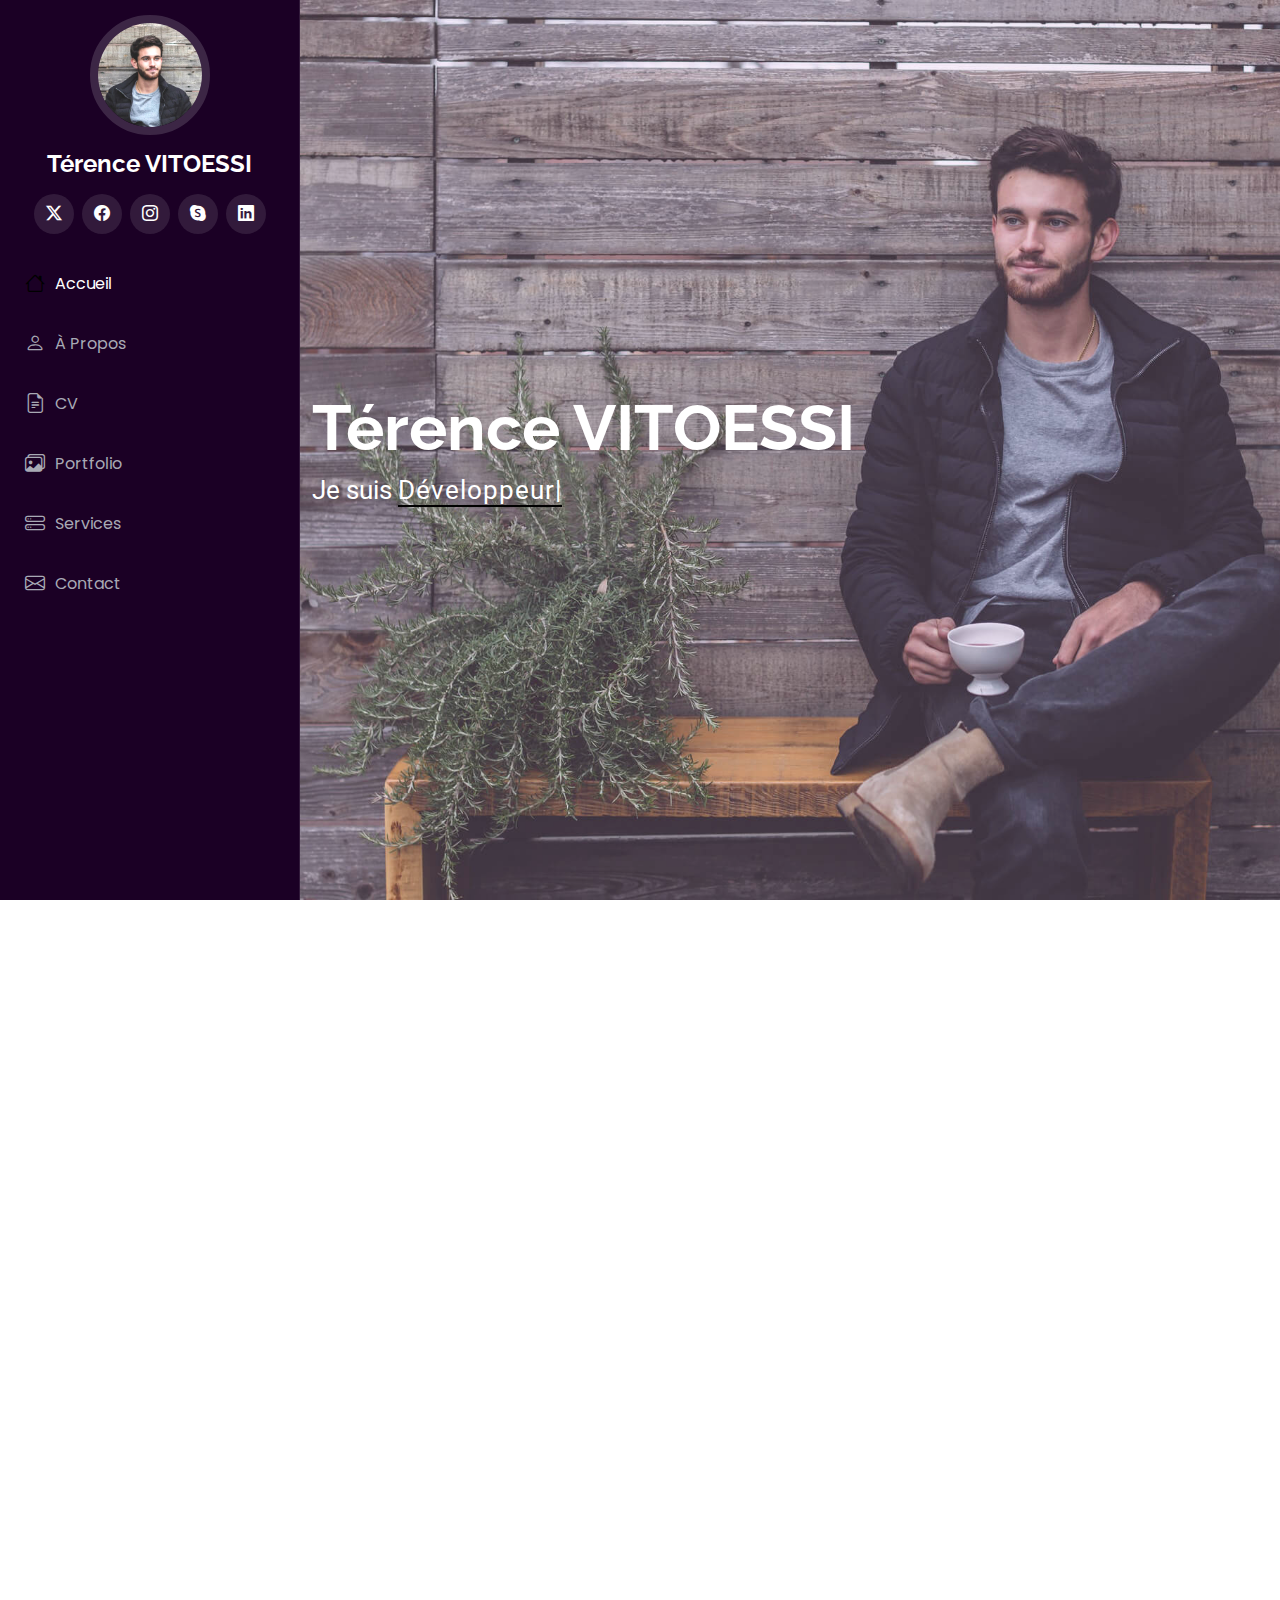
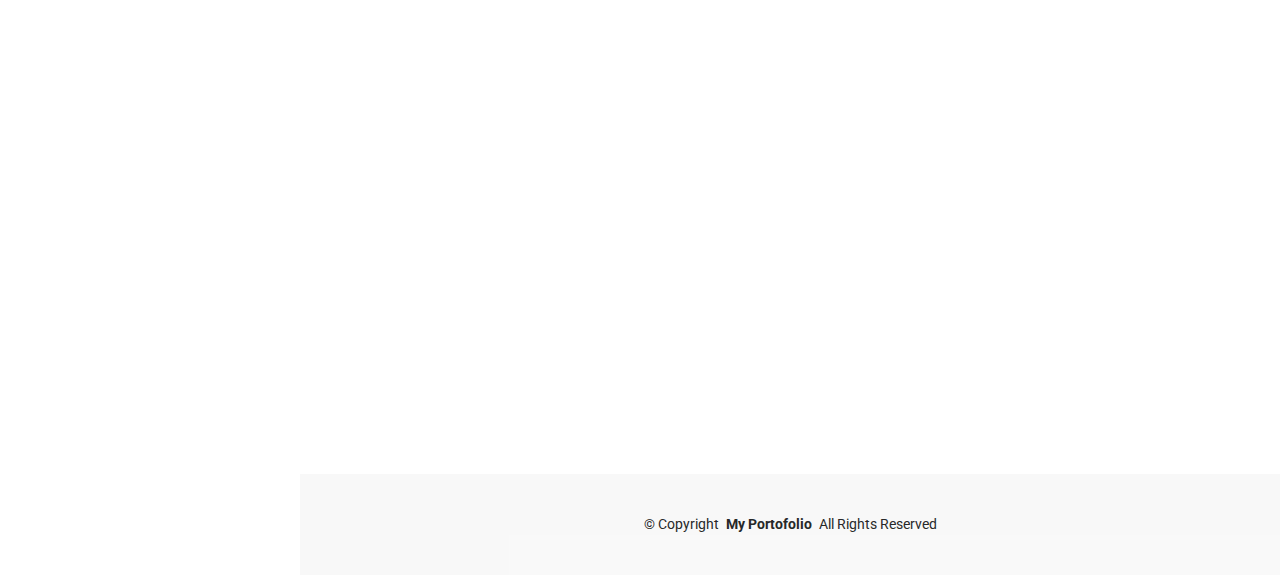
<file: index.html>
<!DOCTYPE html>
<html lang="en">

<head>
  <meta charset="utf-8">
  <meta content="width=device-width, initial-scale=1.0" name="viewport">
  <title>Portofolio Austin</title>
  <meta content="Austin" name="description">
  <meta content="Austin" name="keywords">

  <!-- Favicons -->
  <!-- <link href="assets/img/favicon.png" rel="icon"> -->
  <link href="assets/img/apple-touch-icon.png" rel="apple-touch-icon">

  <!-- Fonts -->
  <link href="https://fonts.googleapis.com" rel="preconnect">
  <link href="https://fonts.gstatic.com" rel="preconnect" crossorigin>
  <link
    href="https://fonts.googleapis.com/css2?family=Roboto:ital,wght@0,100;0,300;0,400;0,500;0,700;0,900;1,100;1,300;1,400;1,500;1,700;1,900&family=Poppins:ital,wght@0,100;0,200;0,300;0,400;0,500;0,600;0,700;0,800;0,900;1,100;1,200;1,300;1,400;1,500;1,600;1,700;1,800;1,900&family=Raleway:ital,wght@0,100;0,200;0,300;0,400;0,500;0,600;0,700;0,800;0,900;1,100;1,200;1,300;1,400;1,500;1,600;1,700;1,800;1,900&display=swap"
    rel="stylesheet">

  <!-- Vendor CSS Files -->
  <link href="assets/vendor/bootstrap/css/bootstrap.min.css" rel="stylesheet">
  <link href="assets/vendor/bootstrap-icons/bootstrap-icons.css" rel="stylesheet">
  <link href="assets/vendor/aos/aos.css" rel="stylesheet">
  <link href="assets/vendor/glightbox/css/glightbox.min.css" rel="stylesheet">
  <link href="assets/vendor/swiper/swiper-bundle.min.css" rel="stylesheet">

  <!-- Main CSS File -->
  <link href="assets/css/main.css" rel="stylesheet">

</head>

<body class="index-page">

  <header id="header" class="header d-flex flex-column">
    <i class="header-toggle d-xl-none bi bi-list"></i>

    <div class="profile-img">
      <img src="assets/img/my-profile-img.jpg" alt="" class="img-fluid rounded-circle">
    </div>

    <a href="index.html" class="logo d-flex align-items-center justify-content-center">
      <!-- Décommente la ligne ci-dessous si tu souhaites également utiliser un logo image -->
      <!-- <img src="assets/img/logo.png" alt=""> -->
      <h1 class="sitename">Térence VITOESSI</h1>
    </a>

    <div class="social-links text-center">
      <a href="#" class="twitter"><i class="bi bi-twitter-x"></i></a>
      <a href="#" class="facebook"><i class="bi bi-facebook"></i></a>
      <a href="#" class="instagram"><i class="bi bi-instagram"></i></a>
      <a href="#" class="google-plus"><i class="bi bi-skype"></i></a>
      <a href="#" class="linkedin"><i class="bi bi-linkedin"></i></a>
    </div>

    <nav id="navmenu" class="navmenu">
      <ul>
        <li><a href="#hero" class="active"><i class="bi bi-house navicon"></i>Accueil</a></li>
        <li><a href="#about"><i class="bi bi-person navicon"></i> À Propos</a></li>
        <li><a href="#resume"><i class="bi bi-file-earmark-text navicon"></i> CV</a></li>
        <li><a href="#portfolio"><i class="bi bi-images navicon"></i> Portfolio</a></li>
        <li><a href="#services"><i class="bi bi-hdd-stack navicon"></i> Services</a></li>
        <li><a href="#contact"><i class="bi bi-envelope navicon"></i> Contact</a></li>
      </ul>
    </nav>

  </header>


  <main class="main">

    <!-- Hero Section -->
    <!-- Section Héro -->
    <section id="hero" class="hero section">

      <img src="assets/img/hero-bg.jpg" alt="" data-aos="fade-in" class="">

      <div class="container" data-aos="fade-up" data-aos-delay="100">
        <h2>Térence VITOESSI</h2>
        <p>Je suis <span class="typed" data-typed-items="Développeur, Freelance">Développeur</span><span
            class="typed-cursor typed-cursor--blink" aria-hidden="true"></span><span
            class="typed-cursor typed-cursor--blink" aria-hidden="true"></span></p>
      </div>

    </section><!-- /Section Héro -->


    <!-- About Section -->
    <section id="about" class="about section">

      <!-- Section Title -->
      <div class="container section-title" data-aos="fade-up">
        <h2>À Propos</h2>
        <p>Passionné par les technologies et le développement web, je m'efforce constamment de repousser mes limites
          pour fournir des solutions innovantes et sur mesure. Chaque projet est pour moi une nouvelle opportunité
          d'apprendre et de grandir, tant sur le plan technique que créatif.</p>
      </div><!-- Fin de la section Titre -->

      <div class="container" data-aos="fade-up" data-aos-delay="100">

        <div class="row gy-4 justify-content-center">
          <div class="col-lg-4">
            <img src="assets/img/my-profile-img.jpg" class="img-fluid" alt="">
          </div>
          <div class="col-lg-8 content">
            <h2>Freelance &amp; Développeur Web.</h2>
            <p class="fst-italic py-3">
              Fort d'une expérience dans le développement d'applications web et mobiles, je mets mes compétences au
              service des entreprises et particuliers souhaitant concrétiser leurs projets numériques.
            </p>
            <div class="row">
              <div class="col-lg-6">
                <ul>
                  <li><i class="bi bi-chevron-right"></i> <strong>Date de naissance :</strong> <span>19 Mars 2004</span>
                  </li>
                  <!-- <li><i class="bi bi-chevron-right"></i> <strong>Site Web :</strong> <span>www.example.com</span></li> -->
                  <li><i class="bi bi-chevron-right"></i> <strong>Téléphone :</strong> <span>+229 56762790</span></li>
                  <li><i class="bi bi-chevron-right"></i> <strong>Ville :</strong> <span>Cotonou, Bénin</span></li>
                </ul>
              </div>
              <div class="col-lg-6">
                <ul>
                  <li><i class="bi bi-chevron-right"></i> <strong>Âge :</strong> <span>20 ans</span></li>
                  <!-- <li><i class="bi bi-chevron-right"></i> <strong>Niveau d'études :</strong> <span>Licence</span></li> -->
                  <li><i class="bi bi-chevron-right"></i> <strong>Email :</strong> <span>austinvitoessi@gmail.com</span>
                  </li>
                  <li><i class="bi bi-chevron-right"></i> <strong>Freelance :</strong> <span>Disponible</span></li>
                </ul>
              </div>
            </div>
            <p class="py-3">
              Attentif aux besoins spécifiques de mes clients, je me distingue par ma rigueur et ma capacité à offrir
              des solutions personnalisées. Mon objectif est de transformer des idées en projets réussis, tout en
              assurant une collaboration fluide et professionnelle.
            </p>
          </div>
        </div>

      </div>


    </section><!-- /About Section -->

    <!-- Stats Section -->
    <section id="stats" class="stats section">

      <div class="container" data-aos="fade-up" data-aos-delay="100">

        <div class="row gy-4">

          <div class="col-lg-3 col-md-6">
            <div class="stats-item">
              <i class="bi bi-emoji-smile"></i>
              <span data-purecounter-start="0" data-purecounter-end="5" data-purecounter-duration="1"
                class="purecounter"></span>
              <p><strong>Clients Satisfaits</strong> <span>Des collaborations fructueuses</span></p>
            </div>
          </div><!-- Fin de l'élément Statistique -->

          <div class="col-lg-3 col-md-6">
            <div class="stats-item">
              <i class="bi bi-journal-richtext"></i>
              <span data-purecounter-start="0" data-purecounter-end="3" data-purecounter-duration="1"
                class="purecounter"></span>
              <p><strong>Projets Réalisés</strong> <span>Des solutions sur mesure</span></p>
            </div>
          </div><!-- Fin de l'élément Statistique -->

          <div class="col-lg-3 col-md-6">
            <div class="stats-item">
              <i class="bi bi-headset"></i>
              <span data-purecounter-start="0" data-purecounter-end="5" data-purecounter-duration="1"
                class="purecounter"></span>
              <p><strong>Heures de Support</strong> <span>Un accompagnement dédié</span></p>
            </div>
          </div><!-- Fin de l'élément Statistique -->

          <div class="col-lg-3 col-md-6">
            <div class="stats-item">
              <i class="bi bi-people"></i>
              <span data-purecounter-start="0" data-purecounter-end="2" data-purecounter-duration="1"
                class="purecounter"></span>
              <p><strong>Collaborateurs</strong> <span>Une équipe motivée</span></p>
            </div>
          </div><!-- Fin de l'élément Statistique -->

        </div>

      </div>

    </section><!-- /Section des Statistiques -->


    <!-- Skills Section -->
    <section id="skills" class="skills section">

      <!-- Titre de la section -->
      <div class="container section-title" data-aos="fade-up">
        <h2>Compétences</h2>
        <p>Un aperçu de mes compétences techniques et de mon expertise.</p>
      </div><!-- Fin du titre de la section -->

      <div class="container" data-aos="fade-up" data-aos-delay="100">

        <div class="row skills-content skills-animation">

          <div class="col-lg-6">

            <div class="progress">
              <span class="skill"><span>HTML</span> <i class="val">98%</i></span>
              <div class="progress-bar-wrap">
                <div class="progress-bar" role="progressbar" aria-valuenow="98" aria-valuemin="0" aria-valuemax="100">
                </div>
              </div>
            </div><!-- Fin de l'élément de compétence -->

            <div class="progress">
              <span class="skill"><span>CSS</span> <i class="val">80%</i></span>
              <div class="progress-bar-wrap">
                <div class="progress-bar" role="progressbar" aria-valuenow="80" aria-valuemin="0" aria-valuemax="100">
                </div>
              </div>
            </div><!-- Fin de l'élément de compétence -->

            <div class="progress">
              <span class="skill"><span>Bootstrap</span> <i class="val">60%</i></span>
              <div class="progress-bar-wrap">
                <div class="progress-bar" role="progressbar" aria-valuenow="60" aria-valuemin="0" aria-valuemax="100">
                </div>
              </div>
            </div><!-- Fin de l'élément de compétence -->

          </div>

          <div class="col-lg-6">

            <div class="progress">
              <span class="skill"><span>Laravel</span> <i class="val">75%</i></span>
              <div class="progress-bar-wrap">
                <div class="progress-bar" role="progressbar" aria-valuenow="75" aria-valuemin="0" aria-valuemax="100">
                </div>
              </div>
            </div><!-- Fin de l'élément de compétence -->

            <div class="progress">
              <span class="skill"><span>Jquery</span> <i class="val">70%</i></span>
              <div class="progress-bar-wrap">
                <div class="progress-bar" role="progressbar" aria-valuenow="70" aria-valuemin="0" aria-valuemax="100">
                </div>
              </div>
            </div><!-- Fin de l'élément de compétence -->

            <div class="progress">
              <span class="skill"><span>Ajax</span> <i class="val">75%</i></span>
              <div class="progress-bar-wrap">
                <div class="progress-bar" role="progressbar" aria-valuenow="75" aria-valuemin="0" aria-valuemax="100">
                </div>
              </div>
            </div><!-- Fin de l'élément de compétence -->

          </div>

        </div>

      </div>

    </section><!-- /Section des Compétences -->


    <!-- Section Résumé -->
    <section id="resume" class="resume section">

      <!-- Titre de la section -->
      <div class="container section-title" data-aos="fade-up">
        <h2>Curriculum Vitae</h2>
        <p>Une synthèse de mes expériences et qualifications. Découvrez mon parcours professionnel et académique.</p>
      </div><!-- Fin du titre de la section -->

      <div class="container">

        <div class="row">

          <div class="col-lg-6" data-aos="fade-up" data-aos-delay="100">
            <h3 class="resume-title">Résumé</h3>

            <div class="resume-item pb-0">
              <h4>Térence VITOESSI</h4>
              <p><em>Développeur innovant et axé sur les délais avec plus de 2 ans d'expérience dans le
                  développement de matériel numérique depuis le concept
                  initial jusqu'à la livraison finale.</em></p>
              <ul>
                <li>Calavi, Akassato, Missessinto</li>
                <li>(229) 567-2790</li> 
              </ul>
            </div><!-- Fin de l'élément de résumé -->

            <h3 class="resume-title">Éducation</h3>
            <div class="resume-item">
              <h4>Licence 2 en Développement Web </h4>
              <h5>2023 - 2024</h5>
              <p><em>École Superieur Le Faucon, Calavi, Bénin</em></p>
              <p>Une formation approfondie en développement web, combinant théorie et pratique pour créer
                 des sites web impressionnants.</p>
            </div><!-- Fin de l'élément de résumé -->

            <div class="resume-item">
              <h4>Baccalaureat Série D</h4>
              <h5>2020 - 2021</h5>
              <p><em>Complexe Scolaire La Patience, Missessinto, Bénin</em></p>
              <p>Formation solide , axée sur l'apprentissage des bases de la science et de la littérature.</p>
            </div><!-- Fin de l'élément de résumé -->

          </div>

          <div class="col-lg-6" data-aos="fade-up" data-aos-delay="200">
            <h3 class="resume-title">Expérience Professionnelle</h3>
            <div class="resume-item">
              <h4>Stagiaire en Developpement Web</h4>
              <h5>02/07/2022 au 02/082023</h5>
              <p><em>COSIT-SARL, Akpakpa, Bénin</em></p>
              <ul>
                <li>Developpement de divers sites web.</li>
                <li>Developpement de quelques programmes.</li>
                
              </ul>
            </div><!-- Fin de l'élément de résumé -->

            <div class="resume-item">
              <h4>Stagiaire en Developpement Web</h4>
              <h5>02/07/2023 au 14/082024</h5>
              <p><em>hougnilab, Missessinto, Bénin</em></p>
              <ul>
                <li>Développement d'un programmes de gestion de centre de formation complet</li>
                <li>Développement d'un programmes marketing (présentations et
                  publicités).</li> 
                <li>Conseil auprès du chef projet sur le design graphique le plus approprié.</li> 
              </ul>
            </div><!-- Fin de l'élément de résumé -->

          </div>

        </div>

      </div>

    </section><!-- /Section Résumé -->


    <!-- Portfolio Section -->
    <!-- Section Portfolio -->
    <section id="portfolio" class="portfolio section">

      <!-- Titre de la section -->
      <div class="container section-title" data-aos="fade-up">
        <h2>Mon Portfolio</h2>
        <p>Découvrez une sélection de mes réalisations. Chaque projet représente une étape importante de mon parcours,
          illustrant ma créativité et mon expertise. N'hésitez pas à explorer mes travaux et à me contacter pour plus
          d'informations.</p>
      </div><!-- Fin du titre de la section -->

      <div class="container">

        <div class="isotope-layout" data-default-filter="*" data-layout="masonry" data-sort="original-order">

          <ul class="portfolio-filters isotope-filters" data-aos="fade-up" data-aos-delay="100">
            <!-- <li data-filter="*" class="filter-active">Tous</li>   -->
            <!-- <li data-filter=".filter-app">Application</li>
            <li data-filter=".filter-product">Produit</li>
            <li data-filter=".filter-branding">Branding</li>
            <li data-filter=".filter-books">Livres</li> -->
          </ul><!-- Fin des filtres du portfolio -->

          <div class="row gy-4 isotope-container" data-aos="fade-up" data-aos-delay="200">

            <div class="col-lg-4 col-md-6 portfolio-item isotope-item filter-app">
              <div class="portfolio-content h-100">
                <img src="assets/img/portfolio/app-1.jpg" class="img-fluid" alt="">
                <div class="portfolio-info">
                  <h4>Application 1</h4>
                  <p>Lorem ipsum, dolor sit amet consectetur</p>
                  <a href="assets/img/portfolio/app-1.jpg" title="Application 1" data-gallery="portfolio-gallery-app"
                    class="glightbox preview-link"><i class="bi bi-zoom-in"></i></a>
                  <a href="portfolio-details.html" title="Plus de détails" class="details-link"><i
                      class="bi bi-link-45deg"></i></a>
                </div>
              </div>
            </div><!-- Fin de l'élément du portfolio -->


          </div><!-- Fin du conteneur du portfolio -->

        </div>

      </div>

    </section><!-- /Section Portfolio -->


    <!-- Services Section -->
    <section id="services" class="services section">

      <!-- Section Title -->
      <div class="container section-title" data-aos="fade-up">
        <h2>Mes Services</h2>
        <p>Je propose une gamme variée de services adaptés à vos besoins. Que ce soit pour améliorer votre présence en
          ligne ou pour développer des solutions sur mesure, je suis là pour vous accompagner à chaque étape de votre
          projet.</p>
      </div><!-- End Section Title -->

      <div class="container">

        <div class="row gy-4">

          <div class="col-lg-4 col-md-6 service-item d-flex" data-aos="fade-up" data-aos-delay="100">
            <div class="icon flex-shrink-0"><i class="bi bi-briefcase"></i></div>
            <div>
              <h4 class="title"><a href="service-details.html" class="stretched-link">Développement Web</a></h4>
              <p class="description">Création de sites web modernes et réactifs pour améliorer votre visibilité en
                ligne.</p>
            </div>
          </div><!-- End Service Item --> 

          <div class="col-lg-4 col-md-6 service-item d-flex" data-aos="fade-up" data-aos-delay="300">
            <div class="icon flex-shrink-0"><i class="bi bi-bar-chart"></i></div>
            <div>
              <h4 class="title"><a href="service-details.html" class="stretched-link">Marketing Digital</a></h4>
              <p class="description">Stratégies de marketing digital pour augmenter votre trafic et vos conversions.</p>
            </div>
          </div><!-- End Service Item -->
 

          <div class="col-lg-4 col-md-6 service-item d-flex" data-aos="fade-up" data-aos-delay="500">
            <div class="icon flex-shrink-0"><i class="bi bi-brightness-high"></i></div>
            <div>
              <h4 class="title"><a href="service-details.html" class="stretched-link">Formation</a></h4>
              <p class="description">Formations sur mesure pour vous aider à maîtriser les outils numériques.</p>
            </div>
          </div><!-- End Service Item -->  
        </div>

      </div>

    </section><!-- /Services Section -->


   
    
    <!-- Contact Section -->
    <section id="contact" class="contact section">

      <!-- Section Title -->
      <div class="container section-title" data-aos="fade-up">
        <h2>Contactez-nous</h2>
        <p>N'hésitez pas à nous contacter pour toute question ou demande d'information.</p>
      </div><!-- End Section Title -->
    
      <div class="container" data-aos="fade-up" data-aos-delay="100">
    
        <div class="row gy-4">
    
          <div class="col-lg-5">
    
            <div class="info-wrap">
              <div class="info-item d-flex" data-aos="fade-up" data-aos-delay="200">
                <i class="bi bi-geo-alt flex-shrink-0"></i>
                <div>
                  <h3>Adresse</h3>
                  <p>Calavi, Missessinto, Bénin</p>
                </div>
              </div><!-- End Info Item -->
    
              <div class="info-item d-flex" data-aos="fade-up" data-aos-delay="300">
                <i class="bi bi-telephone flex-shrink-0"></i>
                <div>
                  <h3>Appelez-nous ou envoyez-nous un message</h3>
                  <p>+229 5676 2790</p>
                </div>
              </div><!-- End Info Item -->
    
              <div class="info-item d-flex" data-aos="fade-up" data-aos-delay="400">
                <i class="bi bi-envelope flex-shrink-0"></i>
                <div>
                  <h3>Envoyez-nous un email</h3>
                  <p>austinvitoessi@gmail.com</p>
                </div>
              </div><!-- End Info Item -->
    
              <iframe
                src="https://www.google.com/maps/embed?pb=!1m14!1m8!1m3!1d48389.78314118045!2d-74.006138!3d40.710059!3m2!1i1024!2i768!4f13.1!3m3!1m2!1s0x89c25a22a3bda30d%3A0xb89d1fe6bc499443!2sDowntown%20Conference%20Center!5e0!3m2!1sen!2sus!4v1676961268712!5m2!1sen!2sus"
                frameborder="0" style="border:0; width: 100%; height: 270px;" allowfullscreen="" loading="lazy"
                referrerpolicy="no-referrer-when-downgrade"></iframe>
            </div>
          </div>
    
          <div class="col-lg-7">
            <form action="forms/contact.php" method="post" class="php-email-form" data-aos="fade-up"
              data-aos-delay="200">
              <div class="row gy-4">
    
                <div class="col-md-6">
                  <label for="name-field" class="pb-2">Votre Nom</label>
                  <input type="text" name="name" id="name-field" class="form-control" required>
                </div>
    
                <div class="col-md-6">
                  <label for="email-field" class="pb-2">Votre Email</label>
                  <input type="email" class="form-control" name="email" id="email-field" required>
                </div>
    
                <div class="col-md-12">
                  <label for="subject-field" class="pb-2">Objet</label>
                  <input type="text" class="form-control" name="subject" id="subject-field" required>
                </div>
    
                <div class="col-md-12">
                  <label for="message-field" class="pb-2">Message</label>
                  <textarea class="form-control" name="message" rows="10" id="message-field" required></textarea>
                </div>
    
                <div class="col-md-12 text-center">
                  <div class="loading">Chargement...</div>
                  <div class="error-message"></div>
                  <div class="sent-message">Votre message a été envoyé. Merci !</div>
    
                  <button type="submit">Envoyer le Message</button>
                </div>
    
              </div>
            </form>
          </div><!-- End Contact Form -->
    
        </div>
    
      </div>
    
    </section><!-- /Contact Section -->
    
  </main>

  <footer id="footer" class="footer position-relative">

    <div class="container">
      <div class="copyright text-center ">
        <p>© <span>Copyright</span> <strong class="px-1 sitename">My Portofolio</strong> <span>All Rights Reserved</span>
        </p>
      </div>
    </div>

  </footer>

  <!-- Scroll Top -->
  <a href="#" id="scroll-top" class="scroll-top d-flex align-items-center justify-content-center"><i
      class="bi bi-arrow-up-short"></i></a>

  <!-- Preloader -->
  <div id="preloader"></div>

  <!-- Vendor JS Files -->
  <script src="assets/vendor/bootstrap/js/bootstrap.bundle.min.js"></script>
  <script src="assets/vendor/php-email-form/validate.js"></script>
  <script src="assets/vendor/aos/aos.js"></script>
  <script src="assets/vendor/typed.js/typed.umd.js"></script>
  <script src="assets/vendor/purecounter/purecounter_vanilla.js"></script>
  <script src="assets/vendor/waypoints/noframework.waypoints.js"></script>
  <script src="assets/vendor/glightbox/js/glightbox.min.js"></script>
  <script src="assets/vendor/imagesloaded/imagesloaded.pkgd.min.js"></script>
  <script src="assets/vendor/isotope-layout/isotope.pkgd.min.js"></script>
  <script src="assets/vendor/swiper/swiper-bundle.min.js"></script>

  <!-- Main JS File -->
  <script src="assets/js/main.js"></script>

</body>

</html>
</file>
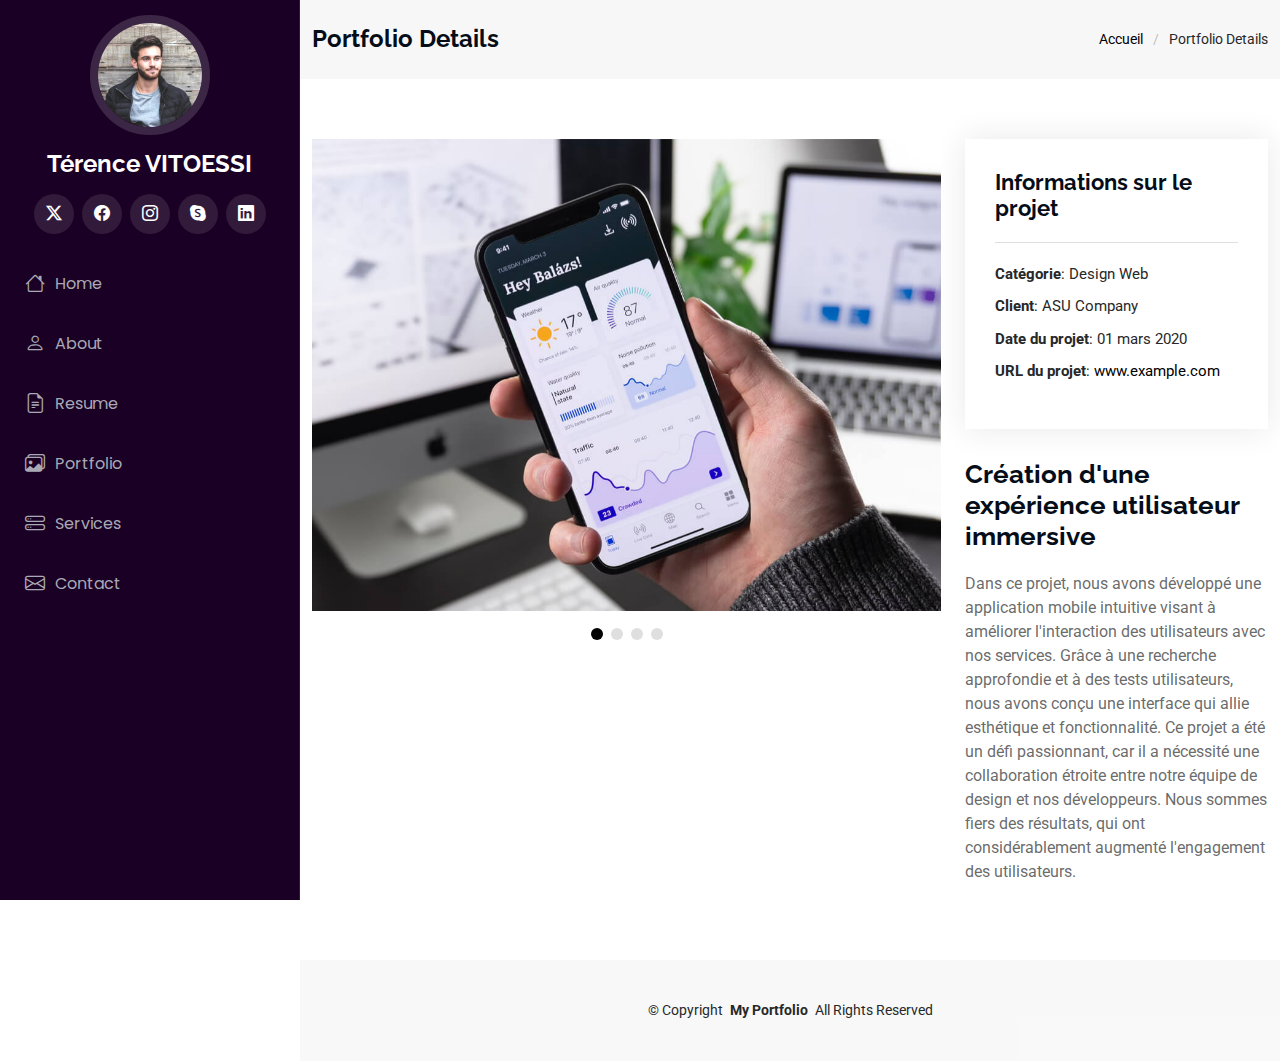
<file: portfolio-details.html>
<!DOCTYPE html>
<html lang="en">

<head>
  <meta charset="utf-8">
  <meta content="width=device-width, initial-scale=1.0" name="viewport">
  <title>Portfolio Details - iPortfolio Bootstrap Template</title>
  <meta content="" name="description">
  <meta content="" name="keywords">

  <!-- Favicons -->
  <!-- <link href="assets/img/favicon.png" rel="icon"> -->
  <link href="assets/img/apple-touch-icon.png" rel="apple-touch-icon">

  <!-- Fonts -->
  <link href="https://fonts.googleapis.com" rel="preconnect">
  <link href="https://fonts.gstatic.com" rel="preconnect" crossorigin>
  <link href="https://fonts.googleapis.com/css2?family=Roboto:ital,wght@0,100;0,300;0,400;0,500;0,700;0,900;1,100;1,300;1,400;1,500;1,700;1,900&family=Poppins:ital,wght@0,100;0,200;0,300;0,400;0,500;0,600;0,700;0,800;0,900;1,100;1,200;1,300;1,400;1,500;1,600;1,700;1,800;1,900&family=Raleway:ital,wght@0,100;0,200;0,300;0,400;0,500;0,600;0,700;0,800;0,900;1,100;1,200;1,300;1,400;1,500;1,600;1,700;1,800;1,900&display=swap" rel="stylesheet">

  <!-- Vendor CSS Files -->
  <link href="assets/vendor/bootstrap/css/bootstrap.min.css" rel="stylesheet">
  <link href="assets/vendor/bootstrap-icons/bootstrap-icons.css" rel="stylesheet">
  <link href="assets/vendor/aos/aos.css" rel="stylesheet">
  <link href="assets/vendor/glightbox/css/glightbox.min.css" rel="stylesheet">
  <link href="assets/vendor/swiper/swiper-bundle.min.css" rel="stylesheet">

  <!-- Main CSS File -->
  <link href="assets/css/main.css" rel="stylesheet">
  
</head>

<body class="portfolio-details-page">

  <header id="header" class="header d-flex flex-column">
    <i class="header-toggle d-xl-none bi bi-list"></i>

    <div class="profile-img">
      <img src="assets/img/my-profile-img.jpg" alt="" class="img-fluid rounded-circle">
    </div>

    <a href="index.html" class="logo d-flex align-items-center justify-content-center">
      <!-- Décommente la ligne ci-dessous si tu souhaites également utiliser un logo image -->
      <!-- <img src="assets/img/logo.png" alt=""> -->
      <h1 class="sitename">Térence VITOESSI</h1>
    </a>

    <div class="social-links text-center">
      <a href="#" class="twitter"><i class="bi bi-twitter-x"></i></a>
      <a href="#" class="facebook"><i class="bi bi-facebook"></i></a>
      <a href="#" class="instagram"><i class="bi bi-instagram"></i></a>
      <a href="#" class="google-plus"><i class="bi bi-skype"></i></a>
      <a href="#" class="linkedin"><i class="bi bi-linkedin"></i></a>
    </div>

    <nav id="navmenu" class="navmenu">
      <ul>
        <li><a href="index.html"><i class="bi bi-house navicon"></i>Home</a></li>
        <li><a href="index.html#about"><i class="bi bi-person navicon"></i> About</a></li>
        <li><a href="index.html#resume"><i class="bi bi-file-earmark-text navicon"></i> Resume</a></li>
        <li><a href="index.html#portfolio"><i class="bi bi-images navicon"></i> Portfolio</a></li>
        <li><a href="index.html#services"><i class="bi bi-hdd-stack navicon"></i> Services</a></li>
        <li><a href="index.html#contact"><i class="bi bi-envelope navicon"></i> Contact</a></li>
      </ul>
    </nav>  

  </header>

  <main class="main">

    <!-- Page Title -->
    <div class="page-title" data-aos="fade">
      <div class="container d-lg-flex justify-content-between align-items-center">
        <h1 class="mb-2 mb-lg-0">Portfolio Details</h1>
        <nav class="breadcrumbs">
          <ol>
            <li><a href="index.html">Accueil</a></li>
            <li class="current">Portfolio Details</li>
          </ol>
        </nav>
      </div>
    </div><!-- End Page Title -->

    <!-- Portfolio Details Section -->
    <section id="portfolio-details" class="portfolio-details section">
      <div class="container" data-aos="fade-up" data-aos-delay="100">
        <div class="row gy-4">
          <div class="col-lg-8">
            <div class="portfolio-details-slider swiper">
              <script type="application/json" class="swiper-config">
                {
                  "loop": true,
                  "speed": 600,
                  "autoplay": {
                    "delay": 5000
                  },
                  "slidesPerView": "auto",
                  "pagination": {
                    "el": ".swiper-pagination",
                    "type": "bullets",
                    "clickable": true
                  }
                }
              </script>
              <div class="swiper-wrapper align-items-center">
                <div class="swiper-slide">
                  <img src="assets/img/portfolio/app-1.jpg" alt="Capture d'écran de l'application mobile montrant une interface utilisateur dynamique" />
                </div>
                <div class="swiper-slide">
                  <img src="assets/img/portfolio/product-1.jpg" alt="Présentation d'un produit innovant" />
                </div>
                <div class="swiper-slide">
                  <img src="assets/img/portfolio/branding-1.jpg" alt="Exemple de branding créatif" />
                </div>
                <div class="swiper-slide">
                  <img src="assets/img/portfolio/books-1.jpg" alt="Couvertures de livres avec un design attrayant" />
                </div>
              </div>
              <div class="swiper-pagination"></div>
            </div>
          </div>
          <div class="col-lg-4">
            <div class="portfolio-info" data-aos="fade-up" data-aos-delay="200">
              <h3>Informations sur le projet</h3>
              <ul>
                <li><strong>Catégorie</strong>: Design Web</li>
                <li><strong>Client</strong>: ASU Company</li>
                <li><strong>Date du projet</strong>: 01 mars 2020</li>
                <li><strong>URL du projet</strong>: <a href="https://www.example.com" target="_blank">www.example.com</a></li>
              </ul>
            </div>
            <div class="portfolio-description" data-aos="fade-up" data-aos-delay="300">
              <h2>Création d'une expérience utilisateur immersive</h2>
              <p>
                Dans ce projet, nous avons développé une application mobile intuitive visant à améliorer l'interaction des utilisateurs avec nos services. Grâce à une recherche approfondie et à des tests utilisateurs, nous avons conçu une interface qui allie esthétique et fonctionnalité. Ce projet a été un défi passionnant, car il a nécessité une collaboration étroite entre notre équipe de design et nos développeurs. Nous sommes fiers des résultats, qui ont considérablement augmenté l'engagement des utilisateurs.
              </p>
            </div>
          </div>
        </div>
      </div>
    </section><!-- /Portfolio Details Section -->
    

  </main>

  <footer id="footer" class="footer position-relative">

    <div class="container">
      <div class="copyright text-center ">
        <p>© <span>Copyright</span> <strong class="px-1 sitename">My Portfolio</strong> <span>All Rights Reserved</span></p>
      </div>  
    </div>

  </footer>

  <!-- Scroll Top -->
  <a href="#" id="scroll-top" class="scroll-top d-flex align-items-center justify-content-center"><i class="bi bi-arrow-up-short"></i></a>

  <!-- Preloader -->
  <div id="preloader"></div>

  <!-- Vendor JS Files -->
  <script src="assets/vendor/bootstrap/js/bootstrap.bundle.min.js"></script>
  <script src="assets/vendor/php-email-form/validate.js"></script>
  <script src="assets/vendor/aos/aos.js"></script>
  <script src="assets/vendor/typed.js/typed.umd.js"></script>
  <script src="assets/vendor/purecounter/purecounter_vanilla.js"></script>
  <script src="assets/vendor/waypoints/noframework.waypoints.js"></script>
  <script src="assets/vendor/glightbox/js/glightbox.min.js"></script>
  <script src="assets/vendor/imagesloaded/imagesloaded.pkgd.min.js"></script>
  <script src="assets/vendor/isotope-layout/isotope.pkgd.min.js"></script>
  <script src="assets/vendor/swiper/swiper-bundle.min.js"></script>

  <!-- Main JS File -->
  <script src="assets/js/main.js"></script>

</body>

</html>
</file>
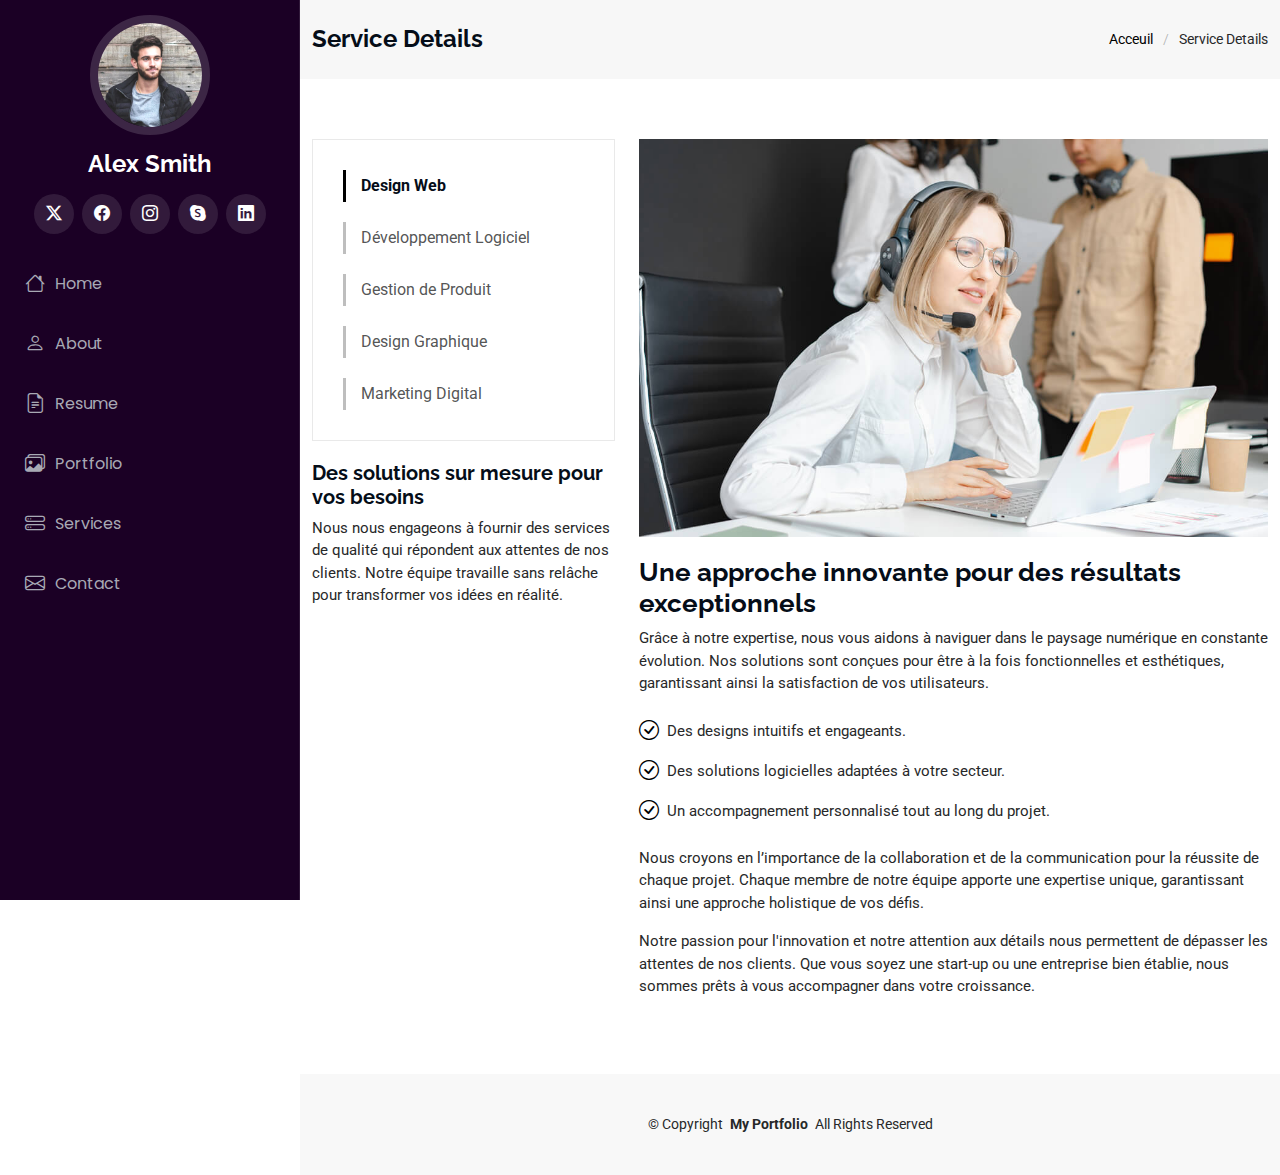
<file: service-details.html>
<!DOCTYPE html>
<html lang="en">

<head>
  <meta charset="utf-8">
  <meta content="width=device-width, initial-scale=1.0" name="viewport">
  <title>Service Details - iPortfolio Bootstrap Template</title>
  <meta content="" name="description">
  <meta content="" name="keywords">

  <!-- Favicons -->
  <!-- <link href="assets/img/favicon.png" rel="icon">- -->
  <link href="assets/img/apple-touch-icon.png" rel="apple-touch-icon">

  <!-- Fonts -->
  <link href="https://fonts.googleapis.com" rel="preconnect">
  <link href="https://fonts.gstatic.com" rel="preconnect" crossorigin>
  <link
    href="https://fonts.googleapis.com/css2?family=Roboto:ital,wght@0,100;0,300;0,400;0,500;0,700;0,900;1,100;1,300;1,400;1,500;1,700;1,900&family=Poppins:ital,wght@0,100;0,200;0,300;0,400;0,500;0,600;0,700;0,800;0,900;1,100;1,200;1,300;1,400;1,500;1,600;1,700;1,800;1,900&family=Raleway:ital,wght@0,100;0,200;0,300;0,400;0,500;0,600;0,700;0,800;0,900;1,100;1,200;1,300;1,400;1,500;1,600;1,700;1,800;1,900&display=swap"
    rel="stylesheet">

  <!-- Vendor CSS Files -->
  <link href="assets/vendor/bootstrap/css/bootstrap.min.css" rel="stylesheet">
  <link href="assets/vendor/bootstrap-icons/bootstrap-icons.css" rel="stylesheet">
  <link href="assets/vendor/aos/aos.css" rel="stylesheet">
  <link href="assets/vendor/glightbox/css/glightbox.min.css" rel="stylesheet">
  <link href="assets/vendor/swiper/swiper-bundle.min.css" rel="stylesheet">

  <!-- Main CSS File -->
  <link href="assets/css/main.css" rel="stylesheet">
 
</head>

<body class="service-details-page">

  <header id="header" class="header d-flex flex-column">
    <i class="header-toggle d-xl-none bi bi-list"></i>

    <div class="profile-img">
      <img src="assets/img/my-profile-img.jpg" alt="" class="img-fluid rounded-circle">
    </div>

    <a href="index.html" class="logo d-flex align-items-center justify-content-center">
      <!-- Uncomment the line below if you also wish to use an image logo -->
      <!-- <img src="assets/img/logo.png" alt=""> -->
      <h1 class="sitename">Alex Smith</h1>
    </a>

    <div class="social-links text-center">
      <a href="#" class="twitter"><i class="bi bi-twitter-x"></i></a>
      <a href="#" class="facebook"><i class="bi bi-facebook"></i></a>
      <a href="#" class="instagram"><i class="bi bi-instagram"></i></a>
      <a href="#" class="google-plus"><i class="bi bi-skype"></i></a>
      <a href="#" class="linkedin"><i class="bi bi-linkedin"></i></a>
    </div>

    <nav id="navmenu" class="navmenu">
      <ul>
        <li><a href="index.html"><i class="bi bi-house navicon"></i>Home</a></li>
        <li><a href="index.html#about"><i class="bi bi-person navicon"></i> About</a></li>
        <li><a href="index.html#resume"><i class="bi bi-file-earmark-text navicon"></i> Resume</a></li>
        <li><a href="index.html#portfolio"><i class="bi bi-images navicon"></i> Portfolio</a></li>
        <li><a href="index.html#services"><i class="bi bi-hdd-stack navicon"></i> Services</a></li>
        <li><a href="index.html#contact"><i class="bi bi-envelope navicon"></i> Contact</a></li>
      </ul>
    </nav>

  </header>

  <main class="main">

    <!-- Page Title -->
    <div class="page-title" data-aos="fade">
      <div class="container d-lg-flex justify-content-between align-items-center">
        <h1 class="mb-2 mb-lg-0">Service Details</h1>
        <nav class="breadcrumbs">
          <ol>
            <li><a href="index.html">Acceuil</a></li>
            <li class="current">Service Details</li>
          </ol>
        </nav>
      </div>
    </div><!-- End Page Title -->

    <!-- Service Details Section -->
    <section id="service-details" class="service-details section">
      <div class="container">
        <div class="row gy-4">
          <div class="col-lg-4" data-aos="fade-up" data-aos-delay="100">
            <div class="services-list">
              <a href="#" class="active">Design Web</a>
              <a href="#">Développement Logiciel</a>
              <a href="#">Gestion de Produit</a>
              <a href="#">Design Graphique</a>
              <a href="#">Marketing Digital</a>
            </div>
            <h4>Des solutions sur mesure pour vos besoins</h4>
            <p>Nous nous engageons à fournir des services de qualité qui répondent aux attentes de nos clients. Notre
              équipe travaille sans relâche pour transformer vos idées en réalité.</p>
          </div>

          <div class="col-lg-8" data-aos="fade-up" data-aos-delay="200">
            <img src="assets/img/services.jpg" alt="Illustration de nos services" class="img-fluid services-img">
            <h3>Une approche innovante pour des résultats exceptionnels</h3>
            <p>
              Grâce à notre expertise, nous vous aidons à naviguer dans le paysage numérique en constante évolution. Nos
              solutions sont conçues pour être à la fois fonctionnelles et esthétiques, garantissant ainsi la
              satisfaction de vos utilisateurs.
            </p>
            <ul>
              <li><i class="bi bi-check-circle"></i> <span>Des designs intuitifs et engageants.</span></li>
              <li><i class="bi bi-check-circle"></i> <span>Des solutions logicielles adaptées à votre secteur.</span>
              </li>
              <li><i class="bi bi-check-circle"></i> <span>Un accompagnement personnalisé tout au long du projet.</span>
              </li>
            </ul>
            <p>
              Nous croyons en l’importance de la collaboration et de la communication pour la réussite de chaque projet.
              Chaque membre de notre équipe apporte une expertise unique, garantissant ainsi une approche holistique de
              vos défis.
            </p>
            <p>
              Notre passion pour l'innovation et notre attention aux détails nous permettent de dépasser les attentes de
              nos clients. Que vous soyez une start-up ou une entreprise bien établie, nous sommes prêts à vous
              accompagner dans votre croissance.
            </p>
          </div>
        </div>
      </div>
    </section><!-- /Service Details Section -->


  </main>

  <footer id="footer" class="footer position-relative">

    <div class="container">
      <div class="copyright text-center ">
        <p>© <span>Copyright</span> <strong class="px-1 sitename">My Portfolio</strong> <span>All Rights Reserved</span>
        </p>
      </div>
    </div>

  </footer>

  <!-- Scroll Top -->
  <a href="#" id="scroll-top" class="scroll-top d-flex align-items-center justify-content-center"><i
      class="bi bi-arrow-up-short"></i></a>

  <!-- Preloader -->
  <div id="preloader"></div>

  <!-- Vendor JS Files -->
  <script src="assets/vendor/bootstrap/js/bootstrap.bundle.min.js"></script>
  <script src="assets/vendor/php-email-form/validate.js"></script>
  <script src="assets/vendor/aos/aos.js"></script>
  <script src="assets/vendor/typed.js/typed.umd.js"></script>
  <script src="assets/vendor/purecounter/purecounter_vanilla.js"></script>
  <script src="assets/vendor/waypoints/noframework.waypoints.js"></script>
  <script src="assets/vendor/glightbox/js/glightbox.min.js"></script>
  <script src="assets/vendor/imagesloaded/imagesloaded.pkgd.min.js"></script>
  <script src="assets/vendor/isotope-layout/isotope.pkgd.min.js"></script>
  <script src="assets/vendor/swiper/swiper-bundle.min.js"></script>

  <!-- Main JS File -->
  <script src="assets/js/main.js"></script>

</body>

</html>
</file>
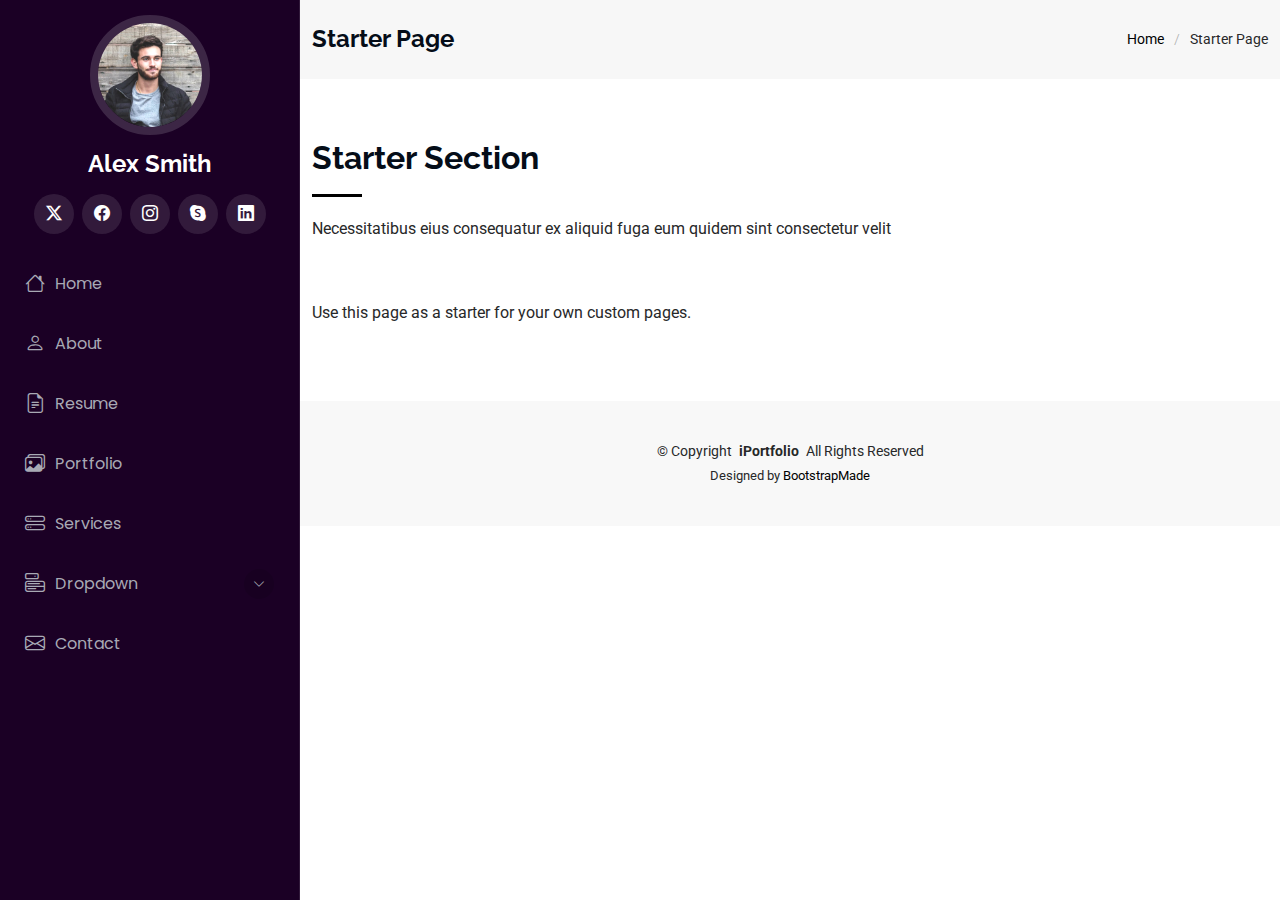
<file: starter-page.html>
<!DOCTYPE html>
<html lang="en">

<head>
  <meta charset="utf-8">
  <meta content="width=device-width, initial-scale=1.0" name="viewport">
  <title>Starter Page - iPortfolio Bootstrap Template</title>
  <meta content="" name="description">
  <meta content="" name="keywords">

  <!-- Favicons -->
  <link href="assets/img/favicon.png" rel="icon">
  <link href="assets/img/apple-touch-icon.png" rel="apple-touch-icon">

  <!-- Fonts -->
  <link href="https://fonts.googleapis.com" rel="preconnect">
  <link href="https://fonts.gstatic.com" rel="preconnect" crossorigin>
  <link href="https://fonts.googleapis.com/css2?family=Roboto:ital,wght@0,100;0,300;0,400;0,500;0,700;0,900;1,100;1,300;1,400;1,500;1,700;1,900&family=Poppins:ital,wght@0,100;0,200;0,300;0,400;0,500;0,600;0,700;0,800;0,900;1,100;1,200;1,300;1,400;1,500;1,600;1,700;1,800;1,900&family=Raleway:ital,wght@0,100;0,200;0,300;0,400;0,500;0,600;0,700;0,800;0,900;1,100;1,200;1,300;1,400;1,500;1,600;1,700;1,800;1,900&display=swap" rel="stylesheet">

  <!-- Vendor CSS Files -->
  <link href="assets/vendor/bootstrap/css/bootstrap.min.css" rel="stylesheet">
  <link href="assets/vendor/bootstrap-icons/bootstrap-icons.css" rel="stylesheet">
  <link href="assets/vendor/aos/aos.css" rel="stylesheet">
  <link href="assets/vendor/glightbox/css/glightbox.min.css" rel="stylesheet">
  <link href="assets/vendor/swiper/swiper-bundle.min.css" rel="stylesheet">

  <!-- Main CSS File -->
  <link href="assets/css/main.css" rel="stylesheet">

  <!-- =======================================================
  * Template Name: iPortfolio
  * Template URL: https://bootstrapmade.com/iportfolio-bootstrap-portfolio-websites-template/
  * Updated: Jun 12 2024 with Bootstrap v5.3.3
  * Author: BootstrapMade.com
  * License: https://bootstrapmade.com/license/
  ======================================================== -->
</head>

<body class="starter-page-page">

  <header id="header" class="header d-flex flex-column">
    <i class="header-toggle d-xl-none bi bi-list"></i>

    <div class="profile-img">
      <img src="assets/img/my-profile-img.jpg" alt="" class="img-fluid rounded-circle">
    </div>

    <a href="index.html" class="logo d-flex align-items-center justify-content-center">
      <!-- Uncomment the line below if you also wish to use an image logo -->
      <!-- <img src="assets/img/logo.png" alt=""> -->
      <h1 class="sitename">Alex Smith</h1>
    </a>

    <div class="social-links text-center">
      <a href="#" class="twitter"><i class="bi bi-twitter-x"></i></a>
      <a href="#" class="facebook"><i class="bi bi-facebook"></i></a>
      <a href="#" class="instagram"><i class="bi bi-instagram"></i></a>
      <a href="#" class="google-plus"><i class="bi bi-skype"></i></a>
      <a href="#" class="linkedin"><i class="bi bi-linkedin"></i></a>
    </div>

    <nav id="navmenu" class="navmenu">
      <ul>
        <li><a href="#hero"><i class="bi bi-house navicon"></i>Home</a></li>
        <li><a href="#about"><i class="bi bi-person navicon"></i> About</a></li>
        <li><a href="#resume"><i class="bi bi-file-earmark-text navicon"></i> Resume</a></li>
        <li><a href="#portfolio"><i class="bi bi-images navicon"></i> Portfolio</a></li>
        <li><a href="#services"><i class="bi bi-hdd-stack navicon"></i> Services</a></li>
        <li class="dropdown"><a href="#"><i class="bi bi-menu-button navicon"></i> <span>Dropdown</span> <i class="bi bi-chevron-down toggle-dropdown"></i></a>
          <ul>
            <li><a href="#">Dropdown 1</a></li>
            <li class="dropdown"><a href="#"><span>Deep Dropdown</span> <i class="bi bi-chevron-down toggle-dropdown"></i></a>
              <ul>
                <li><a href="#">Deep Dropdown 1</a></li>
                <li><a href="#">Deep Dropdown 2</a></li>
                <li><a href="#">Deep Dropdown 3</a></li>
                <li><a href="#">Deep Dropdown 4</a></li>
                <li><a href="#">Deep Dropdown 5</a></li>
              </ul>
            </li>
            <li><a href="#">Dropdown 2</a></li>
            <li><a href="#">Dropdown 3</a></li>
            <li><a href="#">Dropdown 4</a></li>
          </ul>
        </li>
        <li><a href="#contact"><i class="bi bi-envelope navicon"></i> Contact</a></li>
      </ul>
    </nav>

  </header>

  <main class="main">

    <!-- Page Title -->
    <div class="page-title" data-aos="fade">
      <div class="container d-lg-flex justify-content-between align-items-center">
        <h1 class="mb-2 mb-lg-0">Starter Page</h1>
        <nav class="breadcrumbs">
          <ol>
            <li><a href="index.html">Home</a></li>
            <li class="current">Starter Page</li>
          </ol>
        </nav>
      </div>
    </div><!-- End Page Title -->

    <!-- Starter Section Section -->
    <section id="starter-section" class="starter-section section">

      <!-- Section Title -->
      <div class="container section-title" data-aos="fade-up">
        <h2>Starter Section</h2>
        <p>Necessitatibus eius consequatur ex aliquid fuga eum quidem sint consectetur velit</p>
      </div><!-- End Section Title -->

      <div class="container" data-aos="fade-up">
        <p>Use this page as a starter for your own custom pages.</p>
      </div>

    </section><!-- /Starter Section Section -->

  </main>

  <footer id="footer" class="footer position-relative">

    <div class="container">
      <div class="copyright text-center ">
        <p>© <span>Copyright</span> <strong class="px-1 sitename">iPortfolio</strong> <span>All Rights Reserved</span></p>
      </div>
      <div class="credits">
        <!-- All the links in the footer should remain intact. -->
        <!-- You can delete the links only if you've purchased the pro version. -->
        <!-- Licensing information: https://bootstrapmade.com/license/ -->
        <!-- Purchase the pro version with working PHP/AJAX contact form: [buy-url] -->
        Designed by <a href="https://bootstrapmade.com/">BootstrapMade</a>
      </div>
    </div>

  </footer>

  <!-- Scroll Top -->
  <a href="#" id="scroll-top" class="scroll-top d-flex align-items-center justify-content-center"><i class="bi bi-arrow-up-short"></i></a>

  <!-- Preloader -->
  <div id="preloader"></div>

  <!-- Vendor JS Files -->
  <script src="assets/vendor/bootstrap/js/bootstrap.bundle.min.js"></script>
  <script src="assets/vendor/php-email-form/validate.js"></script>
  <script src="assets/vendor/aos/aos.js"></script>
  <script src="assets/vendor/typed.js/typed.umd.js"></script>
  <script src="assets/vendor/purecounter/purecounter_vanilla.js"></script>
  <script src="assets/vendor/waypoints/noframework.waypoints.js"></script>
  <script src="assets/vendor/glightbox/js/glightbox.min.js"></script>
  <script src="assets/vendor/imagesloaded/imagesloaded.pkgd.min.js"></script>
  <script src="assets/vendor/isotope-layout/isotope.pkgd.min.js"></script>
  <script src="assets/vendor/swiper/swiper-bundle.min.js"></script>

  <!-- Main JS File -->
  <script src="assets/js/main.js"></script>

</body>

</html>
</file>
<file: assets/css/main.css>
:root {
  --default-font: "Roboto",  system-ui, -apple-system, "Segoe UI", Roboto, "Helvetica Neue", Arial, "Noto Sans", "Liberation Sans", sans-serif, "Apple Color Emoji", "Segoe UI Emoji", "Segoe UI Symbol", "Noto Color Emoji";
  --heading-font: "Raleway",  sans-serif;
  --nav-font: "Poppins",  sans-serif;
}

/* Global Colors - The following color variables are used throughout the website. Updating them here will change the color scheme of the entire website */
:root { 
  --background-color: #ffffff; /* Background color for the entire website, including individual sections */
  --default-color: #272829; /* Default color used for the majority of the text content across the entire website */
  --heading-color: #050d18; /* Color for headings, subheadings and title throughout the website */
  --accent-color: #000000; /* Accent color that represents your brand on the website. It's used for buttons, links, and other elements that need to stand out */
  --contrast-color: #ffffff; /* The contrast color is used for elements when the background color is one of the heading, accent, or default colors. Its purpose is to ensure proper contrast and readability when placed over these more dominant colors */
}

/* Nav Menu Colors - The following color variables are used specifically for the navigation menu. They are separate from the global colors to allow for more customization options */
:root {
  --nav-color: #a8a9b4;  /* The default color of the main navmenu links */
  --nav-hover-color: #ffffff; /* Applied to main navmenu links when they are hovered over or active */
  --nav-dropdown-background-color: #ffffff; /* Used as the background color for dropdown items that appear when hovering over primary navigation items */
  --nav-dropdown-color: #212329; /* Used for navigation links of the dropdown items in the navigation menu. */
  --nav-dropdown-hover-color: #000000; /* Similar to --nav-hover-color, this color is applied to dropdown navigation links when they are hovered over. */
}

/* Template Custom Colors */
:root {
  --header-background-color: #1b0025;
  --header-color: #ffffff;
}

/* Smooth scroll */
:root {
  scroll-behavior: smooth;
}

/*--------------------------------------------------------------
# General
--------------------------------------------------------------*/
body {
  color: var(--default-color);
  background-color: var(--background-color);
  font-family: var(--default-font);
}

a {
  color: var(--accent-color);
  text-decoration: none;
  transition: 0.3s;
}

a:hover {
  color: color-mix(in srgb, var(--accent-color), transparent 25%);
  text-decoration: none;
}

h1,
h2,
h3,
h4,
h5,
h6 {
  color: var(--heading-color);
  font-family: var(--heading-font);
}

/*--------------------------------------------------------------
# Global Header
--------------------------------------------------------------*/
.header {
  --background-color: var(--header-background-color);
  --default-color: var(--header-color);
  --heading-color: var(--header-color);
  color: var(--default-color);
  background-color: var(--background-color);
  position: fixed;
  top: 0;
  left: 0;
  bottom: 0;
  padding: 0 15px;
  width: 300px;
  transition: all ease-in-out 0.3s;
  overflow-y: auto;
  z-index: 997;
  border-right: 1px solid color-mix(in srgb, var(--default-color), transparent 90%);
}

.header .profile-img img {
  margin: 15px auto;
  display: block;
  width: 120px;
  border: 8px solid color-mix(in srgb, var(--default-color), transparent 85%);
}

.header .logo {
  line-height: 1;
  margin-bottom: 15px;
}

.header .logo img {
  max-height: 32px;
  margin-right: 8px;
}

.header .logo h1 {
  font-size: 24px;
  margin: 0;
  font-weight: 700;
  color: var(--heading-color);
}

.header .social-links {
  margin: 0 0 20px 0;
}

.header .social-links a {
  font-size: 16px;
  display: inline-flex;
  align-items: center;
  justify-content: center;
  background: color-mix(in srgb, var(--default-color), transparent 90%);
  color: var(--default-color);
  margin: 0 2px;
  border-radius: 50%;
  text-align: center;
  width: 40px;
  height: 40px;
  transition: 0.3s;
}

.header .social-links a:hover {
  color: var(--contrast-color);
  background: var(--accent-color);
}

@media (min-width: 1200px) {

  .header~main,
  .header~#footer {
    margin-left: 300px;
  }
}

@media (max-width: 1199px) {
  .header {
    left: -100%;
  }
}

.header.header-show {
  left: 0;
}

.header .header-toggle {
  color: var(--contrast-color);
  background-color: var(--accent-color);
  font-size: 22px;
  display: flex;
  align-items: center;
  justify-content: center;
  width: 40px;
  height: 40px;
  border-radius: 50%;
  cursor: pointer;
  position: fixed;
  top: 15px;
  right: 15px;
  z-index: 9999;
  transition: background-color 0.3s;
}

.header .header-toggle:hover {
  color: var(--contrast-color);
  background-color: color-mix(in srgb, var(--accent-color) 90%, white 15%);
}

/*--------------------------------------------------------------
# Navigation Menu
--------------------------------------------------------------*/
.mobile-nav-toggle {
  display: none;
}

.navmenu {
  padding: 0;
  z-index: 9997;
}

.navmenu ul {
  list-style: none;
  padding: 0 0 20px 0;
  margin: 0;
}

.navmenu a,
.navmenu a:focus {
  color: var(--nav-color);
  padding: 15px 10px;
  font-family: var(--nav-font);
  font-size: 16px;
  font-weight: 400;
  display: flex;
  align-items: center;
  white-space: nowrap;
  transition: 0.3s;
  width: 100%;
}

.navmenu a .navicon,
.navmenu a:focus .navicon {
  font-size: 20px;
  margin-right: 10px;
}

.navmenu a .toggle-dropdown,
.navmenu a:focus .toggle-dropdown {
  font-size: 12px;
  line-height: 0;
  margin-left: auto;
  width: 30px;
  height: 30px;
  display: flex;
  align-items: center;
  justify-content: center;
  border-radius: 50%;
  transition: 0.3s;
  flex-shrink: 0;
  background-color: color-mix(in srgb, var(--accent-color), transparent 90%);
}

.navmenu a .toggle-dropdown:hover,
.navmenu a:focus .toggle-dropdown:hover {
  background-color: var(--accent-color);
  color: var(--contrast-color);
}

.navmenu a:hover,
.navmenu .active,
.navmenu .active:focus {
  color: var(--nav-hover-color);
}

.navmenu a:hover .navicon,
.navmenu .active .navicon,
.navmenu .active:focus .navicon {
  color: var(--accent-color);
}

.navmenu .active .toggle-dropdown,
.navmenu .active:focus .toggle-dropdown {
  background-color: var(--accent-color);
  color: var(--contrast-color);
  transform: rotate(180deg);
}

.navmenu .dropdown {
  display: block;
}

.navmenu .dropdown a,
.navmenu .dropdown a:focus {
  color: --nav-dropdown-color;
}

.navmenu .dropdown a:hover,
.navmenu .dropdown .active,
.navmenu .dropdown .active:focus {
  color: var(--nav-dropdown-hover-color);
}

.navmenu .dropdown ul {
  position: static;
  display: none;
  z-index: 99;
  padding: 5px 10px;
  margin: 5px 10px;
  background-color: var(--nav-dropdown-background-color);
  border: 1px solid color-mix(in srgb, var(--default-color), transparent 90%);
  box-shadow: none;
  transition: all 0.5s ease-in-out;
}

.navmenu .dropdown ul ul {
  background-color: rgba(33, 37, 41, 0.1);
}

.navmenu .dropdown>.dropdown-active {
  display: block;
  background-color: rgba(33, 37, 41, 0.03);
}

/*--------------------------------------------------------------
# Global Footer
--------------------------------------------------------------*/
.footer {
  --background-color: color-mix(in srgb, var(--default-color), transparent 97%);
  color: var(--default-color);
  background-color: var(--background-color);
  font-size: 14px;
  padding: 40px 0;
  position: relative;
}

.footer .copyright p {
  margin-bottom: 0;
}

.footer .credits {
  margin-top: 4px;
  font-size: 13px;
  text-align: center;
}

/*--------------------------------------------------------------
# Preloader
--------------------------------------------------------------*/
#preloader {
  position: fixed;
  inset: 0;
  z-index: 999999;
  overflow: hidden;
  background: var(--background-color);
  transition: all 0.6s ease-out;
}

#preloader:before {
  content: "";
  position: fixed;
  top: calc(50% - 30px);
  left: calc(50% - 30px);
  border: 6px solid #ffffff;
  border-color: var(--accent-color) transparent var(--accent-color) transparent;
  border-radius: 50%;
  width: 60px;
  height: 60px;
  animation: animate-preloader 1.5s linear infinite;
}

@keyframes animate-preloader {
  0% {
    transform: rotate(0deg);
  }

  100% {
    transform: rotate(360deg);
  }
}

/*--------------------------------------------------------------
# Scroll Top Button
--------------------------------------------------------------*/
.scroll-top {
  position: fixed;
  visibility: hidden;
  opacity: 0;
  right: 15px;
  bottom: -15px;
  z-index: 99999;
  background-color: var(--accent-color);
  width: 44px;
  height: 44px;
  border-radius: 50px;
  transition: all 0.4s;
}

.scroll-top i {
  font-size: 24px;
  color: var(--contrast-color);
  line-height: 0;
}

.scroll-top:hover {
  background-color: color-mix(in srgb, var(--accent-color), transparent 20%);
  color: var(--contrast-color);
}

.scroll-top.active {
  visibility: visible;
  opacity: 1;
  bottom: 15px;
}

/*--------------------------------------------------------------
# Disable aos animation delay on mobile devices
--------------------------------------------------------------*/
@media screen and (max-width: 768px) {
  [data-aos-delay] {
    transition-delay: 0 !important;
  }
}

/*--------------------------------------------------------------
# Global Page Titles & Breadcrumbs
--------------------------------------------------------------*/
.page-title {
  --background-color: color-mix(in srgb, var(--default-color), transparent 96%);
  color: var(--default-color);
  background-color: var(--background-color);
  padding: 25px 0;
  position: relative;
}

.page-title h1 {
  font-size: 24px;
  font-weight: 700;
}

.page-title .breadcrumbs ol {
  display: flex;
  flex-wrap: wrap;
  list-style: none;
  padding: 0;
  margin: 0;
  font-size: 14px;
  font-weight: 400;
}

.page-title .breadcrumbs ol li+li {
  padding-left: 10px;
}

.page-title .breadcrumbs ol li+li::before {
  content: "/";
  display: inline-block;
  padding-right: 10px;
  color: color-mix(in srgb, var(--default-color), transparent 70%);
}

/*--------------------------------------------------------------
# Global Sections
--------------------------------------------------------------*/
section,
.section {
  color: var(--default-color);
  background-color: var(--background-color);
  padding: 60px 0;
  overflow: clip;
}

/*--------------------------------------------------------------
# Global Section Titles
--------------------------------------------------------------*/
.section-title {
  padding-bottom: 60px;
  position: relative;
}

.section-title h2 {
  font-size: 32px;
  font-weight: 700;
  margin-bottom: 20px;
  padding-bottom: 20px;
  position: relative;
}

.section-title h2:after {
  content: "";
  position: absolute;
  display: block;
  width: 50px;
  height: 3px;
  background: var(--accent-color);
  left: 0;
  bottom: 0;
}

.section-title p {
  margin-bottom: 0;
}

/*--------------------------------------------------------------
# Hero Section
--------------------------------------------------------------*/
.hero {
  --default-color: #ffffff;
  --background-color: #ce7fdc71;
  --heading-color: #ffffff;
  width: 100%;
  min-height: 100vh;
  position: relative;
  padding: 80px 0;
  display: flex;
  align-items: center;
  justify-content: center;
}

.hero img {
  position: absolute;
  inset: 0;
  display: block;
  width: 100%;
  height: 100%;
  object-fit: cover;
  z-index: 1;
}

.hero:before {
  content: "";
  background: color-mix(in srgb, var(--background-color), transparent 70%);
  position: absolute;
  inset: 0;
  z-index: 2;
}

.hero .container {
  position: relative;
  z-index: 3;
}

.hero h2 {
  margin: 0;
  font-size: 64px;
  font-weight: 700;
}

.hero p {
  margin: 5px 0 0 0;
  font-size: 26px;
}

.hero p span {
  letter-spacing: 1px;
  border-bottom: 2px solid var(--accent-color);
}

.hero .social-links {
  margin-top: 25px;
}

.hero .social-links a {
  font-size: 24px;
  display: inline-block;
  color: color-mix(in srgb, var(--default-color), transparent 50%);
  line-height: 1;
  margin-right: 20px;
  transition: 0.3s;
}

.hero .social-links a:hover {
  color: var(--accent-color);
}

@media (max-width: 768px) {
  .hero h2 {
    font-size: 32px;
  }

  .hero p {
    font-size: 20px;
  }
}

/*--------------------------------------------------------------
# About Section
--------------------------------------------------------------*/
.about .content h2 {
  font-weight: 700;
  font-size: 24px;
}

.about .content ul {
  list-style: none;
  padding: 0;
}

.about .content ul li {
  margin-bottom: 20px;
  display: flex;
  align-items: center;
}

.about .content ul strong {
  margin-right: 10px;
}

.about .content ul i {
  font-size: 16px;
  margin-right: 5px;
  color: var(--accent-color);
  line-height: 0;
}

/*--------------------------------------------------------------
# Stats Section
--------------------------------------------------------------*/
.stats .stats-item {
  padding: 30px;
  width: 100%;
}

.stats .stats-item i {
  color: var(--accent-color);
  display: block;
  font-size: 44px;
  float: left;
  line-height: 0;
}

.stats .stats-item .purecounter {
  color: var(--heading-color);
  font-size: 48px;
  line-height: 40px;
  display: block;
  font-weight: 700;
  margin-left: 60px;
}

.stats .stats-item p {
  color: color-mix(in srgb, var(--default-color), transparent 40%);
  padding: 15px 0 0 0;
  margin: 0 0 0 60px;
  font-family: var(--heading-font);
  font-size: 14px;
}

/*--------------------------------------------------------------
# Skills Section
--------------------------------------------------------------*/
.skills {
  --background-color: color-mix(in srgb, var(--accent-color), transparent 95%);
}

.skills .progress {
  height: 60px;
  display: block;
  background: none;
  border-radius: 0;
}

.skills .progress .skill {
  color: var(--heading-color);
  padding: 0;
  margin: 0 0 6px 0;
  text-transform: uppercase;
  display: block;
  font-weight: 600;
  font-family: var(--heading-font);
}

.skills .progress .skill .val {
  float: right;
  font-style: normal;
}

.skills .progress-bar-wrap {
  background: color-mix(in srgb, var(--default-color), transparent 90%);
  height: 10px;
}

.skills .progress-bar {
  width: 1px;
  height: 10px;
  transition: 0.9s;
  background-color: var(--accent-color);
}

/*--------------------------------------------------------------
# Resume Section
--------------------------------------------------------------*/
.resume .resume-title {
  color: var(--heading-color);
  font-size: 26px;
  font-weight: 700;
  margin-top: 20px;
  margin-bottom: 20px;
}

.resume .resume-item {
  padding: 0 0 20px 20px;
  margin-top: -2px;
  border-left: 2px solid var(--accent-color);
  position: relative;
}

.resume .resume-item h4 {
  line-height: 18px;
  font-size: 18px;
  font-weight: 600;
  text-transform: uppercase;
  color: color-mix(in srgb, var(--default-color), transparent 20%);
  margin-bottom: 10px;
}

.resume .resume-item h5 {
  font-size: 16px;
  padding: 5px 15px;
  display: inline-block;
  font-weight: 600;
  margin-bottom: 10px;
}

.resume .resume-item ul {
  padding-left: 20px;
}

.resume .resume-item ul li {
  padding-bottom: 10px;
}

.resume .resume-item:last-child {
  padding-bottom: 0;
}

.resume .resume-item::before {
  content: "";
  position: absolute;
  width: 16px;
  height: 16px;
  border-radius: 50px;
  left: -9px;
  top: 0;
  background: var(--background-color);
  border: 2px solid var(--accent-color);
}

/*--------------------------------------------------------------
# Portfolio Section
--------------------------------------------------------------*/
.portfolio {
  --background-color: color-mix(in srgb, var(--accent-color), transparent 95%);
}

.portfolio .portfolio-filters {
  padding: 0;
  margin: 0 auto 20px auto;
  list-style: none;
  text-align: center;
}

.portfolio .portfolio-filters li {
  cursor: pointer;
  display: inline-block;
  padding: 0;
  font-size: 14px;
  font-weight: 400;
  margin: 0 10px;
  line-height: 1;
  text-transform: uppercase;
  margin-bottom: 10px;
  transition: all 0.3s ease-in-out;
}

.portfolio .portfolio-filters li:hover,
.portfolio .portfolio-filters li.filter-active {
  color: var(--accent-color);
}

.portfolio .portfolio-filters li:first-child {
  margin-left: 0;
}

.portfolio .portfolio-filters li:last-child {
  margin-right: 0;
}

@media (max-width: 575px) {
  .portfolio .portfolio-filters li {
    font-size: 14px;
    margin: 0 5px;
  }
}

.portfolio .portfolio-content {
  position: relative;
  overflow: hidden;
}

.portfolio .portfolio-content img {
  transition: 0.3s;
}

.portfolio .portfolio-content .portfolio-info {
  opacity: 0;
  position: absolute;
  inset: 0;
  z-index: 3;
  transition: all ease-in-out 0.3s;
  background: rgba(0, 0, 0, 0.6);
  padding: 15px;
}

.portfolio .portfolio-content .portfolio-info h4 {
  font-size: 14px;
  padding: 5px 10px;
  font-weight: 400;
  color: #ffffff;
  display: inline-block;
  background-color: var(--accent-color);
}

.portfolio .portfolio-content .portfolio-info p {
  position: absolute;
  bottom: 10px;
  text-align: center;
  display: inline-block;
  left: 0;
  right: 0;
  font-size: 16px;
  font-weight: 600;
  color: rgba(255, 255, 255, 0.8);
}

.portfolio .portfolio-content .portfolio-info .preview-link,
.portfolio .portfolio-content .portfolio-info .details-link {
  position: absolute;
  left: calc(50% - 40px);
  font-size: 26px;
  top: calc(50% - 14px);
  color: #fff;
  transition: 0.3s;
  line-height: 1.2;
}

.portfolio .portfolio-content .portfolio-info .preview-link:hover,
.portfolio .portfolio-content .portfolio-info .details-link:hover {
  color: var(--accent-color);
}

.portfolio .portfolio-content .portfolio-info .details-link {
  left: 50%;
  font-size: 34px;
  line-height: 0;
}

.portfolio .portfolio-content:hover .portfolio-info {
  opacity: 1;
}

.portfolio .portfolio-content:hover img {
  transform: scale(1.1);
}

/*--------------------------------------------------------------
# Services Section
--------------------------------------------------------------*/
.services .service-item {
  position: relative;
}

.services .service-item .icon {
  background: var(--accent-color);
  display: flex;
  align-items: center;
  justify-content: center;
  width: 54px;
  height: 54px;
  border-radius: 50%;
  transition: 0.5s;
  border: 1px solid var(--accent-color);
  margin-right: 20px;
}

.services .service-item .icon i {
  color: var(--contrast-color);
  font-size: 24px;
  line-height: 0;
}

.services .service-item:hover .icon {
  background: var(--contrast-color);
}

.services .service-item:hover .icon i {
  color: var(--accent-color);
}

.services .service-item .title {
  font-weight: 700;
  margin-bottom: 15px;
  font-size: 18px;
}

.services .service-item .title a {
  color: var(--heading-color);
}

.services .service-item .title a:hover {
  color: var(--accent-color);
}

.services .service-item .description {
  line-height: 24px;
  font-size: 14px;
}

/*--------------------------------------------------------------
# Testimonials Section
--------------------------------------------------------------*/
.testimonials {
  --background-color: color-mix(in srgb, var(--accent-color), transparent 95%);
}

.testimonials .testimonials-carousel,
.testimonials .testimonials-slider {
  overflow: hidden;
}

.testimonials .testimonial-item {
  box-sizing: content-box;
  text-align: center;
  min-height: 320px;
}

.testimonials .testimonial-item .testimonial-img {
  width: 90px;
  border-radius: 50%;
  margin: 0 auto;
}

.testimonials .testimonial-item h3 {
  font-size: 18px;
  font-weight: bold;
  margin: 10px 0 5px 0;
}

.testimonials .testimonial-item h4 {
  font-size: 14px;
  color: color-mix(in srgb, var(--default-color), transparent 20%);
  margin: 0;
}

.testimonials .testimonial-item .quote-icon-left,
.testimonials .testimonial-item .quote-icon-right {
  color: color-mix(in srgb, var(--accent-color), transparent 40%);
  font-size: 26px;
  line-height: 0;
}

.testimonials .testimonial-item .quote-icon-left {
  display: inline-block;
  left: -5px;
  position: relative;
}

.testimonials .testimonial-item .quote-icon-right {
  display: inline-block;
  right: -5px;
  position: relative;
  top: 10px;
  transform: scale(-1, -1);
}

.testimonials .testimonial-item p {
  font-style: italic;
  margin: 0 15px 15px 15px;
  padding: 20px;
  background-color: var(--contrast-color);
  position: relative;
  margin-bottom: 35px;
  border-radius: 6px;
  box-shadow: 0px 2px 15px color-mix(in srgb, var(--default-color), transparent 90%);
}

.testimonials .testimonial-item p::after {
  content: "";
  width: 0;
  height: 0;
  border-top: 20px solid var(--contrast-color);
  border-right: 20px solid transparent;
  border-left: 20px solid transparent;
  position: absolute;
  bottom: -20px;
  left: calc(50% - 20px);
}

.testimonials .swiper-wrapper {
  height: auto;
}

.testimonials .swiper-pagination {
  margin-top: 40px;
  position: relative;
}

.testimonials .swiper-pagination .swiper-pagination-bullet {
  width: 12px;
  height: 12px;
  background-color: var(--background-color);
  opacity: 1;
  border: 1px solid var(--accent-color);
}

.testimonials .swiper-pagination .swiper-pagination-bullet-active {
  background-color: var(--accent-color);
}

/*--------------------------------------------------------------
# Contact Section
--------------------------------------------------------------*/
.contact .info-wrap {
  box-shadow: 0px 0px 20px color-mix(in srgb, var(--default-color), transparent 90%);
  padding: 30px;
}

@media (max-width: 575px) {
  .contact .info-wrap {
    padding: 20px;
  }
}

.contact .info-item {
  margin-bottom: 40px;
}

.contact .info-item i {
  font-size: 20px;
  color: var(--accent-color);
  background: color-mix(in srgb, var(--accent-color), transparent 92%);
  width: 44px;
  height: 44px;
  display: flex;
  justify-content: center;
  align-items: center;
  border-radius: 50px;
  transition: all 0.3s ease-in-out;
  margin-right: 15px;
}

.contact .info-item h3 {
  font-size: 20px;
  padding: 0;
  font-size: 18px;
  font-weight: 700;
  margin-bottom: 5px;
}

.contact .info-item p {
  padding: 0;
  margin-bottom: 0;
  font-size: 14px;
}

.contact .info-item:hover i {
  background: var(--accent-color);
  color: var(--contrast-color);
}

.contact .php-email-form {
  height: 100%;
  padding: 30px;
  box-shadow: 0px 0px 20px color-mix(in srgb, var(--default-color), transparent 90%);
}

@media (max-width: 575px) {
  .contact .php-email-form {
    padding: 20px;
  }
}

.contact .php-email-form .error-message {
  display: none;
  background: #df1529;
  color: #ffffff;
  text-align: left;
  padding: 15px;
  margin-bottom: 24px;
  font-weight: 600;
}

.contact .php-email-form .sent-message {
  display: none;
  color: #ffffff;
  background: #059652;
  text-align: center;
  padding: 15px;
  margin-bottom: 24px;
  font-weight: 600;
}

.contact .php-email-form .loading {
  display: none;
  background: var(--background-color);
  text-align: center;
  padding: 15px;
  margin-bottom: 24px;
}

.contact .php-email-form .loading:before {
  content: "";
  display: inline-block;
  border-radius: 50%;
  width: 24px;
  height: 24px;
  margin: 0 10px -6px 0;
  border: 3px solid var(--accent-color);
  border-top-color: var(--background-color);
  animation: animate-loading 1s linear infinite;
}

.contact .php-email-form input[type=text],
.contact .php-email-form input[type=email],
.contact .php-email-form textarea {
  font-size: 14px;
  padding: 10px 15px;
  box-shadow: none;
  border-radius: 0;
  color: var(--default-color);
  background-color: color-mix(in srgb, var(--background-color), transparent 50%);
  border-color: color-mix(in srgb, var(--default-color), transparent 80%);
}

.contact .php-email-form input[type=text]:focus,
.contact .php-email-form input[type=email]:focus,
.contact .php-email-form textarea:focus {
  border-color: var(--accent-color);
}

.contact .php-email-form input[type=text]::placeholder,
.contact .php-email-form input[type=email]::placeholder,
.contact .php-email-form textarea::placeholder {
  color: color-mix(in srgb, var(--default-color), transparent 70%);
}

.contact .php-email-form button[type=submit] {
  color: var(--contrast-color);
  background: var(--accent-color);
  border: 0;
  padding: 10px 30px;
  transition: 0.4s;
  border-radius: 50px;
}

.contact .php-email-form button[type=submit]:hover {
  background: color-mix(in srgb, var(--accent-color), transparent 25%);
}

@keyframes animate-loading {
  0% {
    transform: rotate(0deg);
  }

  100% {
    transform: rotate(360deg);
  }
}

/*--------------------------------------------------------------
# Portfolio Details Section
--------------------------------------------------------------*/
.portfolio-details .portfolio-details-slider img {
  width: 100%;
}

.portfolio-details .portfolio-details-slider .swiper-pagination {
  margin-top: 20px;
  position: relative;
}

.portfolio-details .portfolio-details-slider .swiper-pagination .swiper-pagination-bullet {
  width: 12px;
  height: 12px;
  background-color: color-mix(in srgb, var(--default-color), transparent 85%);
  opacity: 1;
}

.portfolio-details .portfolio-details-slider .swiper-pagination .swiper-pagination-bullet-active {
  background-color: var(--accent-color);
}

.portfolio-details .portfolio-info {
  padding: 30px;
  box-shadow: 0px 0 30px color-mix(in srgb, var(--default-color), transparent 90%);
}

.portfolio-details .portfolio-info h3 {
  font-size: 22px;
  font-weight: 700;
  margin-bottom: 20px;
  padding-bottom: 20px;
  border-bottom: 1px solid color-mix(in srgb, var(--default-color), transparent 85%);
}

.portfolio-details .portfolio-info ul {
  list-style: none;
  padding: 0;
  font-size: 15px;
}

.portfolio-details .portfolio-info ul li+li {
  margin-top: 10px;
}

.portfolio-details .portfolio-description {
  padding-top: 30px;
}

.portfolio-details .portfolio-description h2 {
  font-size: 26px;
  font-weight: 700;
  margin-bottom: 20px;
}

.portfolio-details .portfolio-description p {
  padding: 0;
  color: color-mix(in srgb, var(--default-color), transparent 30%);
}

/*--------------------------------------------------------------
# Service Details Section
--------------------------------------------------------------*/
.service-details .services-list {
  padding: 10px 30px;
  border: 1px solid color-mix(in srgb, var(--default-color), transparent 90%);
  margin-bottom: 20px;
}

.service-details .services-list a {
  display: block;
  line-height: 1;
  padding: 8px 0 8px 15px;
  border-left: 3px solid color-mix(in srgb, var(--default-color), transparent 70%);
  margin: 20px 0;
  color: color-mix(in srgb, var(--default-color), transparent 20%);
  transition: 0.3s;
}

.service-details .services-list a.active {
  color: var(--heading-color);
  font-weight: 700;
  border-color: var(--accent-color);
}

.service-details .services-list a:hover {
  border-color: var(--accent-color);
}

.service-details .services-img {
  margin-bottom: 20px;
}

.service-details h3 {
  font-size: 26px;
  font-weight: 700;
}

.service-details h4 {
  font-size: 20px;
  font-weight: 700;
}

.service-details p {
  font-size: 15px;
}

.service-details ul {
  list-style: none;
  padding: 0;
  font-size: 15px;
}

.service-details ul li {
  padding: 5px 0;
  display: flex;
  align-items: center;
}

.service-details ul i {
  font-size: 20px;
  margin-right: 8px;
  color: var(--accent-color);
}

/*--------------------------------------------------------------
# Starter Section Section
--------------------------------------------------------------*/
.starter-section {
  /* Add your styles here */
}
</file>
